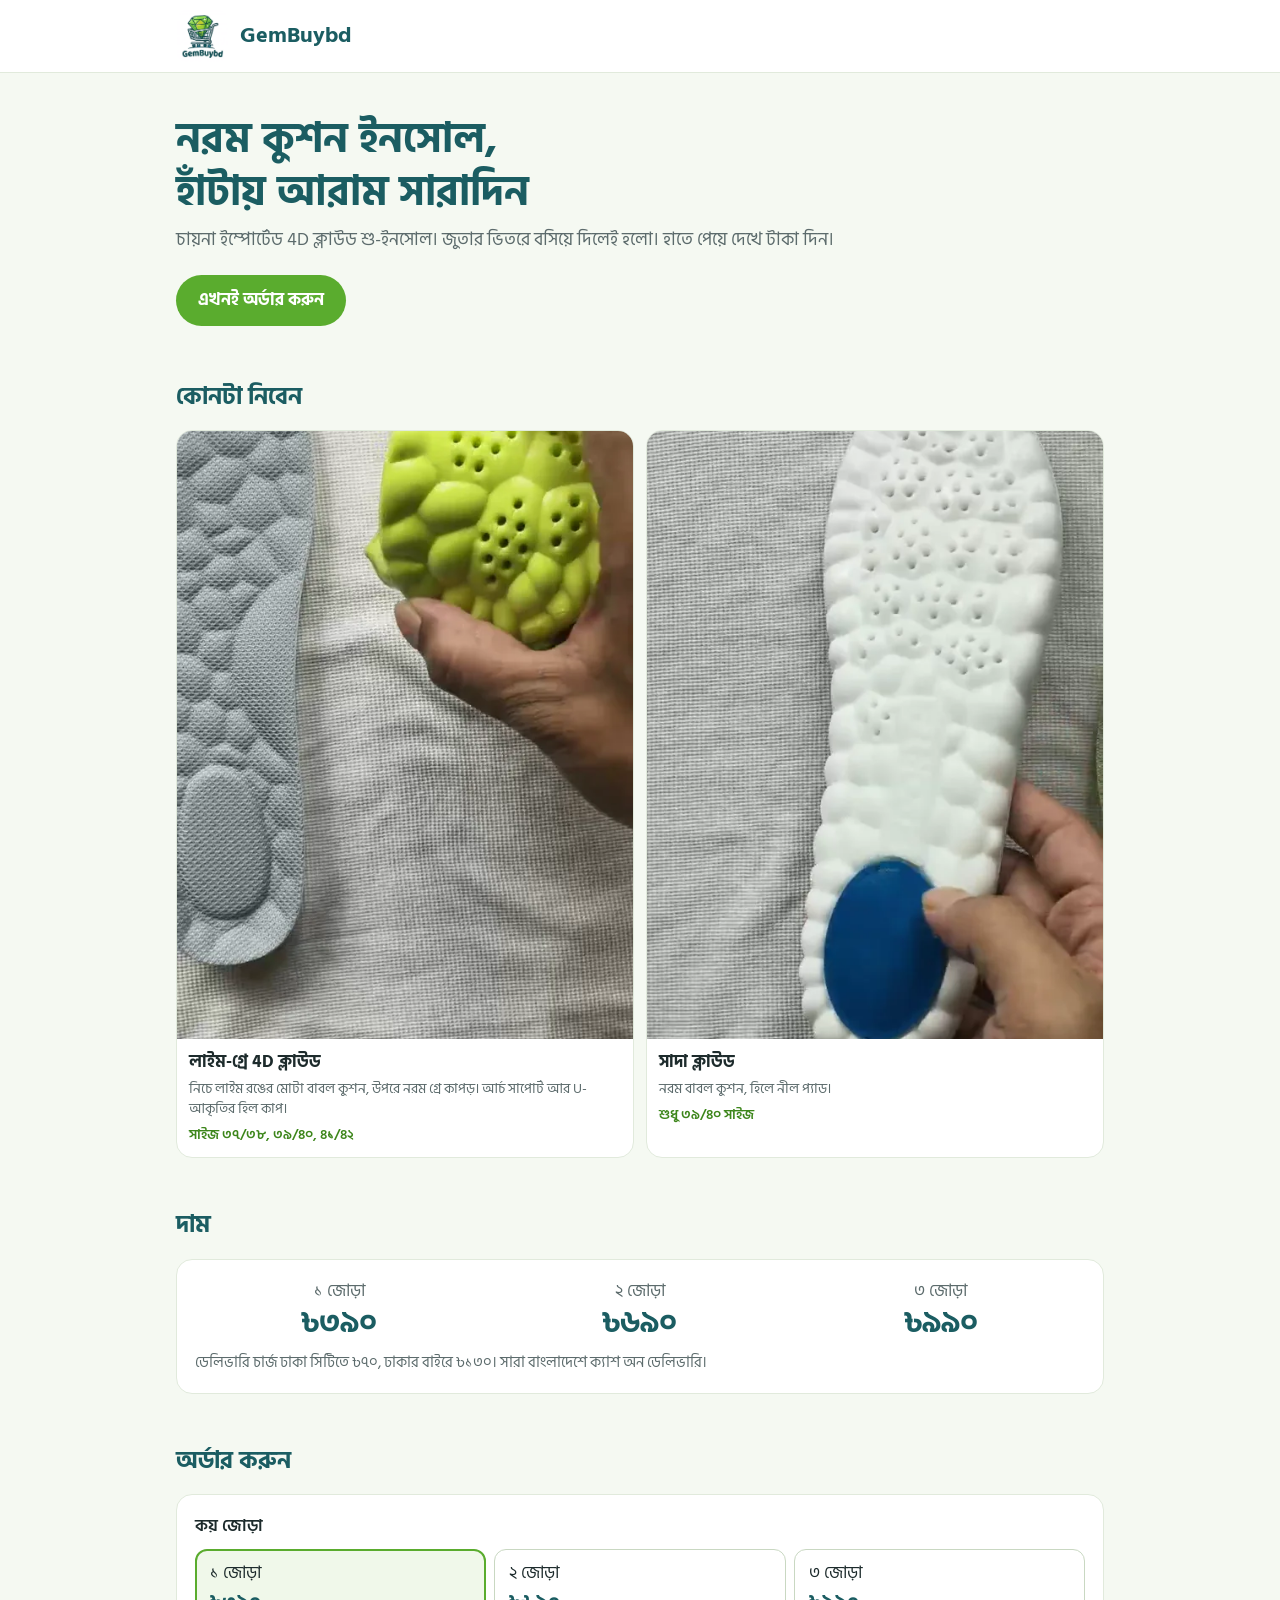
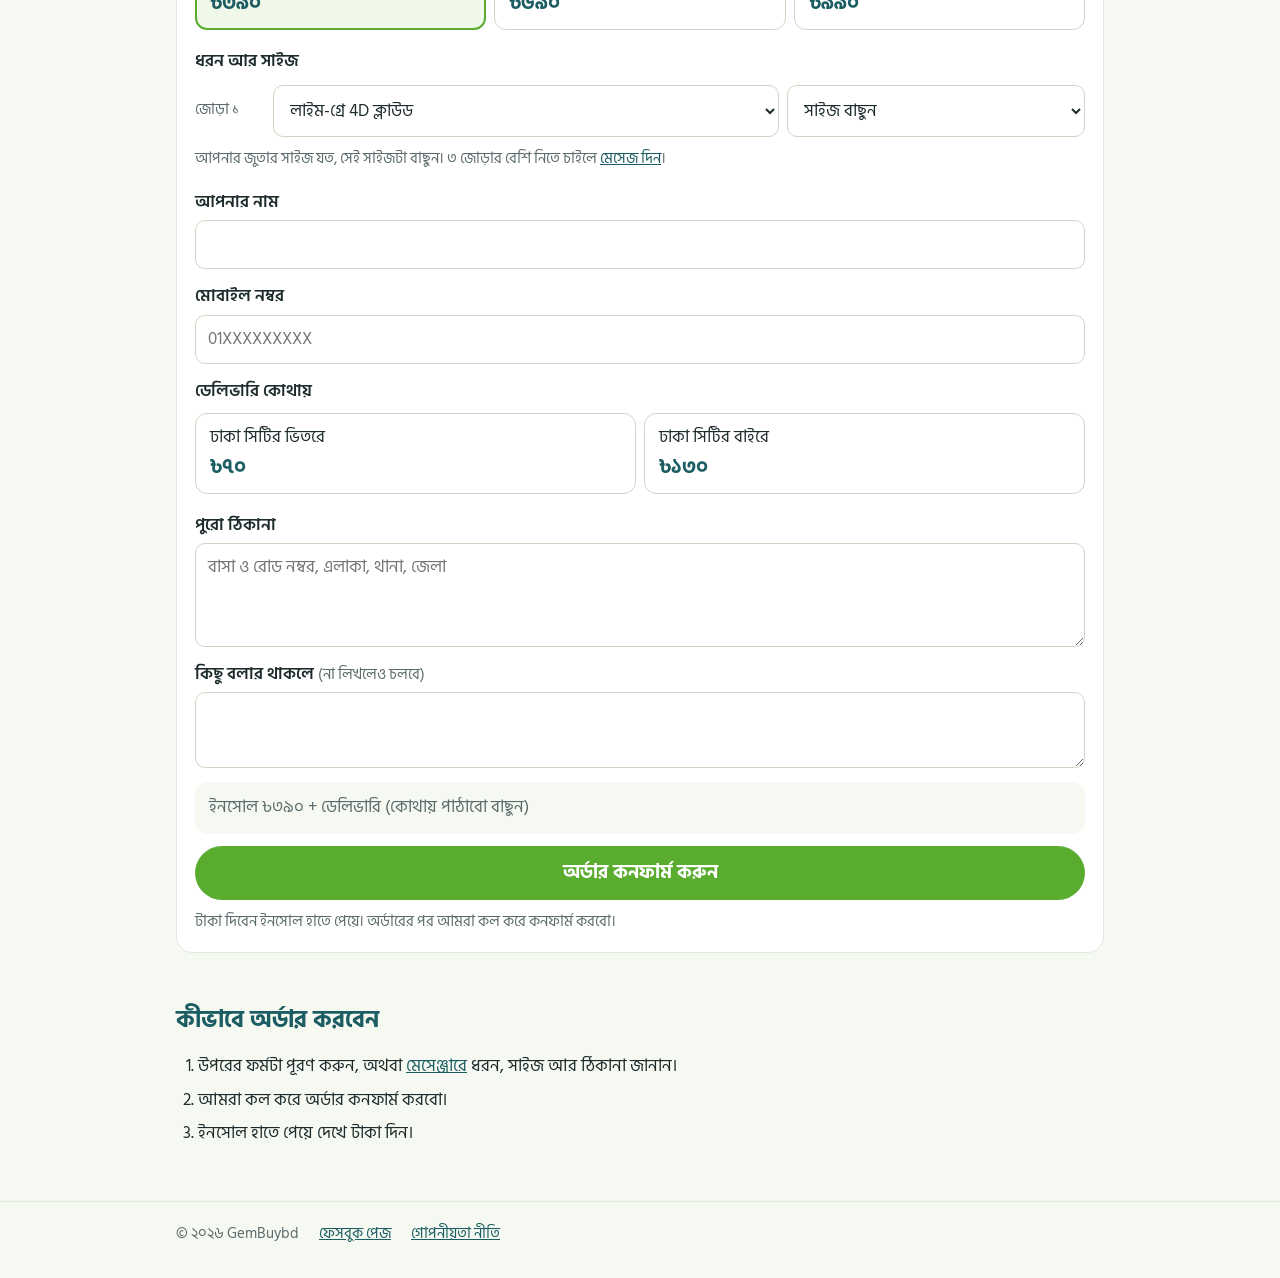
<file: index.html>
<!doctype html>
<html lang="bn">
<head>
  <meta charset="utf-8">
  <meta name="viewport" content="width=device-width, initial-scale=1">
  <title>GemBuybd · নরম কুশন ইনসোল</title>
  <meta name="description" content="নরম 4D কুশন শু-ইনসোল। সাইজ ৩৭ থেকে ৪২, সারা বাংলাদেশে ক্যাশ অন ডেলিভারি।">
  <meta property="og:title" content="GemBuybd · নরম কুশন ইনসোল">
  <meta property="og:description" content="সাইজ ৩৭/৩৮, ৩৯/৪০, ৪১/৪২ · সারা বাংলাদেশে ক্যাশ অন ডেলিভারি">
  <meta property="og:image" content="https://gembuybd.github.io/img/share.jpg">
  <link rel="icon" href="img/icon.png">
  <link rel="preconnect" href="https://fonts.googleapis.com">
  <link rel="preconnect" href="https://fonts.gstatic.com" crossorigin>
  <link href="https://fonts.googleapis.com/css2?family=Hind+Siliguri:wght@400;600;700&display=swap" rel="stylesheet">
  <link rel="stylesheet" href="style.css">
  <script src="order.js" defer></script>
</head>
<body>
  <header>
    <div class="wrap">
      <img src="img/logo.webp" alt="" width="52" height="52">
      <a href="./">GemBuybd</a>
    </div>
  </header>
  <!-- Shown and filled in by order.js while the launch offer runs. -->
  <div class="offer" id="offer" hidden>
    <div class="wrap"><strong id="offer-title"></strong> <span id="offer-left"></span></div>
  </div>

  <main class="wrap">
    <div class="hero">
      <h1>নরম কুশন ইনসোল,<br>হাঁটায় আরাম সারাদিন</h1>
      <p>চায়না ইম্পোর্টেড 4D ক্লাউড শু-ইনসোল। জুতার ভিতরে বসিয়ে দিলেই হলো। হাতে পেয়ে দেখে টাকা দিন।</p>
      <a class="button" href="#order">এখনই অর্ডার করুন</a>
    </div>

    <section>
      <h2>কোনটা নিবেন</h2>
      <div class="types">
        <div class="type">
          <img src="img/lime.webp" alt="লাইম রঙের 4D ক্লাউড ইনসোল, হাতে চাপ দেওয়া; উপরের দিকটা গ্রে" loading="lazy">
          <div>
            <h3>লাইম-গ্রে 4D ক্লাউড</h3>
            <p>নিচে লাইম রঙের মোটা বাবল কুশন, উপরে নরম গ্রে কাপড়। আর্চ সাপোর্ট আর U-আকৃতির হিল কাপ।</p>
            <p class="stock">সাইজ ৩৭/৩৮, ৩৯/৪০, ৪১/৪২</p>
          </div>
        </div>
        <div class="type">
          <img src="img/white.webp" alt="সাদা ক্লাউড ইনসোল, হিলে নীল কুশন" loading="lazy">
          <div>
            <h3>সাদা ক্লাউড</h3>
            <p>নরম বাবল কুশন, হিলে নীল প্যাড।</p>
            <p class="stock">শুধু ৩৯/৪০ সাইজ</p>
          </div>
        </div>
      </div>
    </section>

    <section>
      <h2>দাম</h2>
      <div class="card">
        <div class="prices">
          <div class="price"><span>১ জোড়া</span> <strong data-pack="1">৳৩৯০</strong></div>
          <div class="price"><span>২ জোড়া</span> <strong data-pack="2">৳৬৯০</strong></div>
          <div class="price"><span>৩ জোড়া</span> <strong data-pack="3">৳৯৯০</strong></div>
        </div>
        <p class="note offer-note" id="offer-note" hidden></p>
        <p class="note">ডেলিভারি চার্জ ঢাকা সিটিতে ৳৭০, ঢাকার বাইরে ৳১৩০। সারা বাংলাদেশে ক্যাশ অন ডেলিভারি।</p>
      </div>
    </section>

    <section id="order">
      <h2>অর্ডার করুন</h2>
      <noscript><p class="card">অর্ডার ফর্মটি চালাতে জাভাস্ক্রিপ্ট লাগে। <a href="https://m.me/1291848167355119">মেসেঞ্জারে অর্ডার করুন</a>।</p></noscript>
      <form class="card order" id="order-form" novalidate>
        <fieldset>
          <legend>কয় জোড়া</legend>
          <div class="packs">
            <label><input type="radio" name="pairs" value="1" checked><span>১ জোড়া <strong data-pack="1">৳৩৯০</strong></span></label>
            <label><input type="radio" name="pairs" value="2"><span>২ জোড়া <strong data-pack="2">৳৬৯০</strong></span></label>
            <label><input type="radio" name="pairs" value="3"><span>৩ জোড়া <strong data-pack="3">৳৯৯০</strong></span></label>
          </div>
        </fieldset>

        <fieldset>
          <legend>ধরন আর সাইজ</legend>
          <div id="pair-rows"></div>
          <p class="note">আপনার জুতার সাইজ যত, সেই সাইজটা বাছুন। ৩ জোড়ার বেশি নিতে চাইলে <a href="https://m.me/1291848167355119">মেসেজ দিন</a>।</p>
        </fieldset>

        <label class="field">আপনার নাম
          <input name="name" autocomplete="name" required>
        </label>
        <label class="field">মোবাইল নম্বর
          <input name="phone" type="tel" inputmode="numeric" autocomplete="tel" placeholder="01XXXXXXXXX" required>
        </label>

        <fieldset>
          <legend>ডেলিভারি কোথায়</legend>
          <div class="packs">
            <label><input type="radio" name="area" value="dhaka"><span>ঢাকা সিটির ভিতরে <strong>৳৭০</strong></span></label>
            <label><input type="radio" name="area" value="outside"><span>ঢাকা সিটির বাইরে <strong>৳১৩০</strong></span></label>
          </div>
        </fieldset>

        <label class="field">পুরো ঠিকানা
          <textarea name="address" rows="3" autocomplete="street-address" placeholder="বাসা ও রোড নম্বর, এলাকা, থানা, জেলা" required></textarea>
        </label>
        <label class="field">কিছু বলার থাকলে <span class="optional">(না লিখলেও চলবে)</span>
          <textarea name="note" rows="2"></textarea>
        </label>
        <label class="trap" aria-hidden="true">Website <input name="website" tabindex="-1" autocomplete="off"></label>

        <div class="total" id="order-total" aria-live="polite"></div>
        <p class="error" id="order-error" role="alert" hidden></p>
        <button class="button" type="submit">অর্ডার কনফার্ম করুন</button>
        <p class="note">টাকা দিবেন ইনসোল হাতে পেয়ে। অর্ডারের পর আমরা কল করে কনফার্ম করবো।</p>
      </form>

      <div class="card done" id="order-done" tabindex="-1" hidden>
        <h3>ধন্যবাদ! অর্ডার পেয়েছি।</h3>
        <p class="order-no">অর্ডার নম্বর <strong id="done-id"></strong></p>
        <p id="done-summary"></p>
        <p>কোনো প্রশ্ন থাকলে <a href="https://m.me/1291848167355119">মেসেজ দিন</a>।</p>
      </div>

      <div class="card pending" id="order-pending" tabindex="-1" hidden>
        <h3>আপনার অর্ডারটি আমাদের কাছে পৌঁছেছে কিনা নিশ্চিত হতে পারিনি</h3>
        <p>সম্ভবত ইন্টারনেটের সমস্যা। আবার পাঠান, একই অর্ডার দুইবার যাবে না। না গেলে নিচের লেখাটা কপি করে মেসেঞ্জারে পাঠিয়ে দিন।</p>
        <textarea id="pending-text" rows="9" readonly aria-label="আপনার অর্ডার"></textarea>
        <div class="actions">
          <button class="button" type="button" id="pending-send">আবার পাঠান</button>
          <button class="button ghost" type="button" id="pending-copy">কপি করুন</button>
          <a class="button ghost" href="https://m.me/1291848167355119">মেসেঞ্জার খুলুন</a>
        </div>
        <p class="status" id="pending-status" role="status"></p>
        <button class="linkish" type="button" id="pending-drop">এটা বাদ দিয়ে নতুন অর্ডার করুন</button>
      </div>
    </section>

    <section>
      <h2>কীভাবে অর্ডার করবেন</h2>
      <ol class="steps">
        <li>উপরের ফর্মটা পূরণ করুন, অথবা <a href="https://m.me/1291848167355119">মেসেঞ্জারে</a> ধরন, সাইজ আর ঠিকানা জানান।</li>
        <li>আমরা কল করে অর্ডার কনফার্ম করবো।</li>
        <li>ইনসোল হাতে পেয়ে দেখে টাকা দিন।</li>
      </ol>
    </section>
  </main>

  <footer>
    <div class="wrap">
      <span>© ২০২৬ GemBuybd</span>
      <a href="https://www.facebook.com/1291848167355119">ফেসবুক পেজ</a>
      <a href="privacy.html">গোপনীয়তা নীতি</a>
    </div>
  </footer>
</body>
</html>
</file>
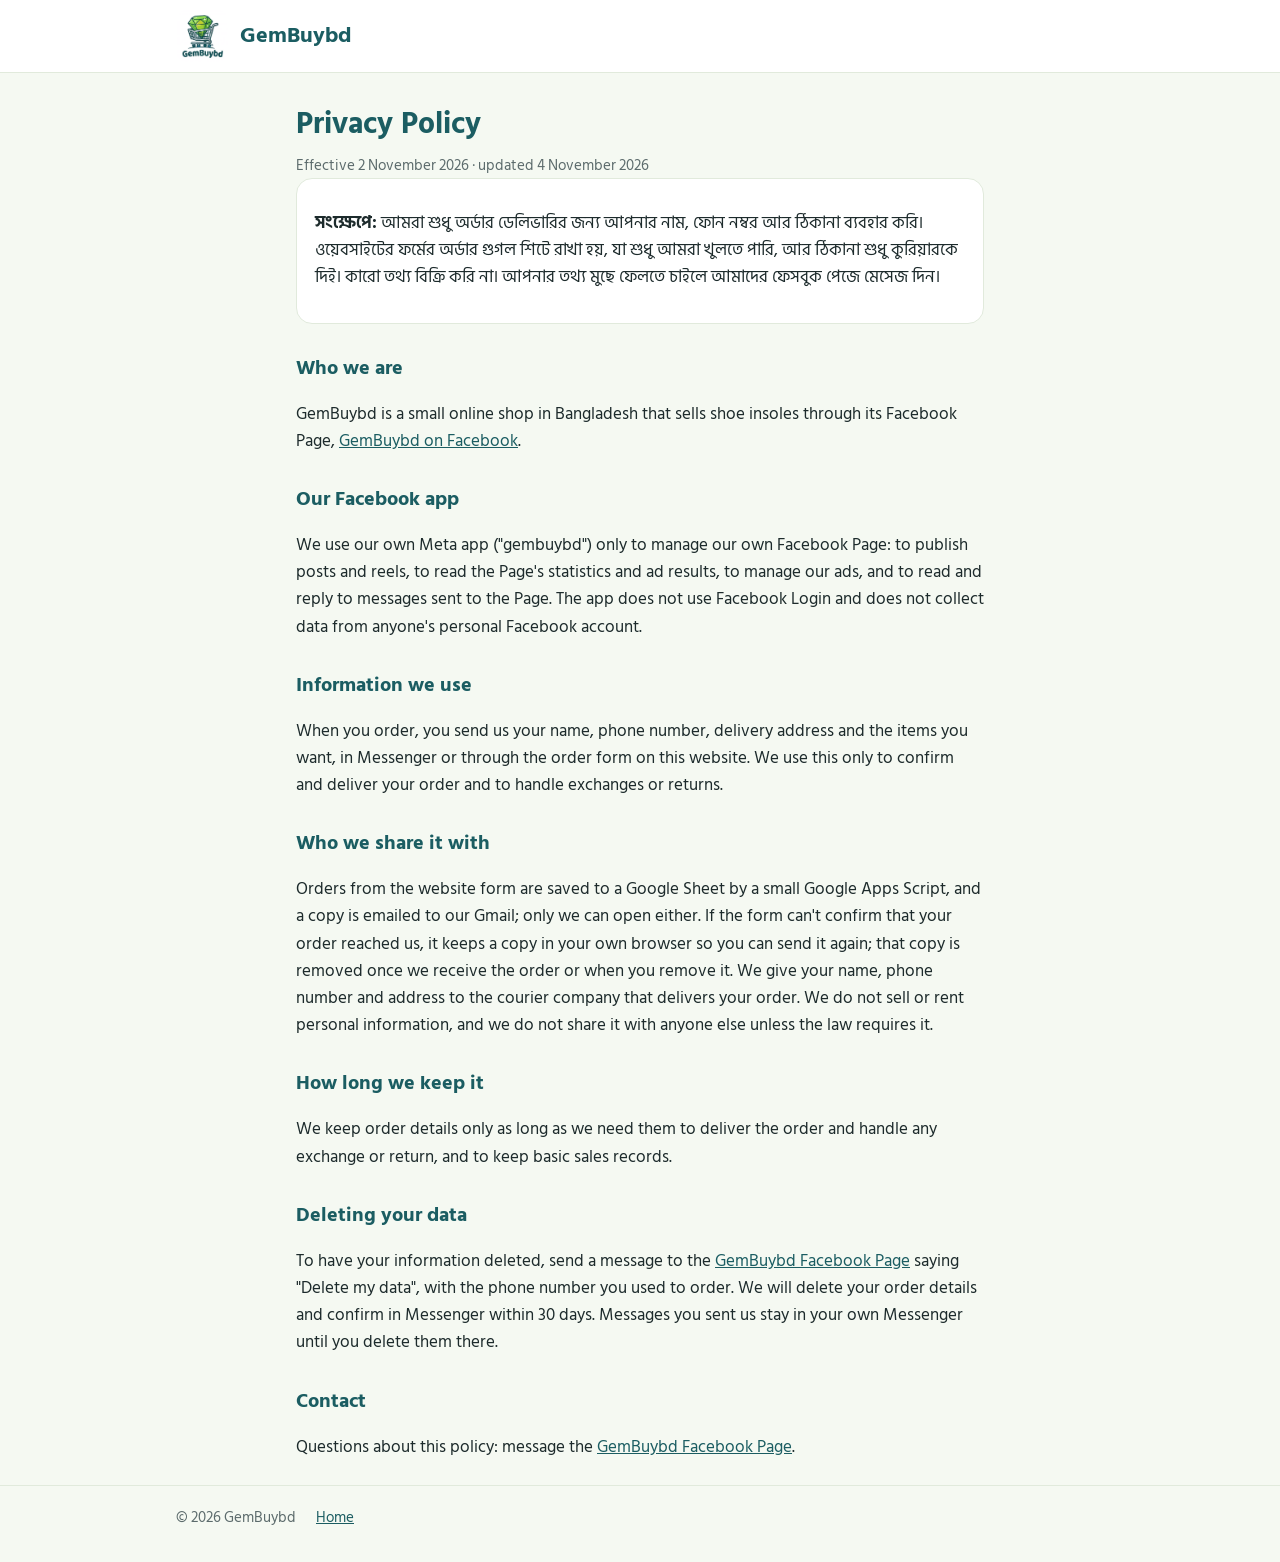
<file: privacy.html>
<!doctype html>
<html lang="en">
<head>
  <meta charset="utf-8">
  <meta name="viewport" content="width=device-width, initial-scale=1">
  <title>Privacy Policy · GemBuybd</title>
  <meta name="description" content="How GemBuybd handles information from its Facebook Page and customer orders, and how to ask for your data to be deleted.">
  <link rel="icon" href="img/icon.png">
  <link rel="preconnect" href="https://fonts.googleapis.com">
  <link rel="preconnect" href="https://fonts.gstatic.com" crossorigin>
  <link href="https://fonts.googleapis.com/css2?family=Hind+Siliguri:wght@400;600;700&display=swap" rel="stylesheet">
  <link rel="stylesheet" href="style.css">
</head>
<body>
  <header>
    <div class="wrap">
      <img src="img/logo.webp" alt="" width="52" height="52">
      <a href="./">GemBuybd</a>
    </div>
  </header>

  <main class="wrap policy">
    <h1>Privacy Policy</h1>
    <p class="note">Effective 2 November 2026 · updated 4 November 2026</p>

    <div class="summary" lang="bn">
      <p><strong>সংক্ষেপে:</strong> আমরা শুধু অর্ডার ডেলিভারির জন্য আপনার নাম, ফোন নম্বর আর ঠিকানা ব্যবহার করি। ওয়েবসাইটের ফর্মের অর্ডার গুগল শিটে রাখা হয়, যা শুধু আমরা খুলতে পারি, আর ঠিকানা শুধু কুরিয়ারকে দিই। কারো তথ্য বিক্রি করি না। আপনার তথ্য মুছে ফেলতে চাইলে আমাদের ফেসবুক পেজে মেসেজ দিন।</p>
    </div>

    <h2>Who we are</h2>
    <p>GemBuybd is a small online shop in Bangladesh that sells shoe insoles through its Facebook Page,
      <a href="https://www.facebook.com/1291848167355119">GemBuybd on Facebook</a>.</p>

    <h2>Our Facebook app</h2>
    <p>We use our own Meta app ("gembuybd") only to manage our own Facebook Page: to publish posts and reels,
      to read the Page's statistics and ad results, to manage our ads, and to read and reply to messages sent to the Page.
      The app does not use Facebook Login and does not collect data from anyone's personal Facebook account.</p>

    <h2>Information we use</h2>
    <p>When you order, you send us your name, phone number, delivery address and the items you want, in Messenger or
      through the order form on this website. We use this only to confirm and deliver your order and to handle exchanges
      or returns.</p>

    <h2>Who we share it with</h2>
    <p>Orders from the website form are saved to a Google Sheet by a small Google Apps Script, and a copy is emailed to
      our Gmail; only we can open either. If the form can't confirm that your order reached us, it keeps a copy in your
      own browser so you can send it again; that copy is removed once we receive the order or when you remove it.
      We give your name, phone number and address to the courier company that delivers your order. We do not sell
      or rent personal information, and we do not share it with anyone else unless the law requires it.</p>

    <h2>How long we keep it</h2>
    <p>We keep order details only as long as we need them to deliver the order and handle any exchange or return,
      and to keep basic sales records.</p>

    <h2 id="data-deletion">Deleting your data</h2>
    <p>To have your information deleted, send a message to the
      <a href="https://m.me/1291848167355119">GemBuybd Facebook Page</a> saying "Delete my data", with the phone number you
      used to order. We will delete your order details and confirm in Messenger within 30 days. Messages you sent us stay in
      your own Messenger until you delete them there.</p>

    <h2>Contact</h2>
    <p>Questions about this policy: message the <a href="https://m.me/1291848167355119">GemBuybd Facebook Page</a>.</p>
  </main>

  <footer>
    <div class="wrap">
      <span>© 2026 GemBuybd</span>
      <a href="./">Home</a>
    </div>
  </footer>
</body>
</html>
</file>
<file: style.css>
:root {
  color-scheme: light;
  --green: #5aac2e;
  --green-dark: #3d861b;
  --teal: #1b5d62;
  --ink: #1d2b2c;
  --muted: #5c6b6c;
  --bg: #f5f9f2;
  --card: #ffffff;
  --line: #e1eadc;
  --radius: 16px;
}

* { box-sizing: border-box; }

body {
  margin: 0;
  background: var(--bg);
  color: var(--ink);
  font: 17px/1.6 "Hind Siliguri", "Noto Sans Bengali", system-ui, sans-serif;
}

a { color: var(--teal); }
img { display: block; max-width: 100%; }

.wrap { max-width: 960px; margin: 0 auto; padding: 0 16px; }

header { background: var(--card); border-bottom: 1px solid var(--line); }
header .wrap { display: flex; align-items: center; gap: 12px; padding-block: 10px; }
header img { width: 52px; height: 52px; border-radius: 12px; }
header a { font-weight: 700; font-size: 22px; color: var(--teal); text-decoration: none; }

/* The launch offer bar stays on screen while scrolling, so the countdown is always in view. */
.offer { position: sticky; top: 0; z-index: 10; background: #b3261e; color: #fff; }
.offer .wrap { display: flex; flex-wrap: wrap; justify-content: center; gap: 0 12px; padding-block: 8px; text-align: center; font-size: 15px; line-height: 1.45; }
.offer strong { color: #ffe066; font-size: 16px; }
[data-pack] s { margin-right: 4px; color: #c0362c; font-size: 0.62em; font-weight: 600; }
.offer-note { color: #a3261d; font-weight: 600; }

.hero { padding: 40px 0 28px; }
.hero h1 { margin: 0 0 8px; font-size: clamp(28px, 6vw, 42px); line-height: 1.25; color: var(--teal); }
.hero p { margin: 0 0 20px; color: var(--muted); font-size: 18px; }

.button {
  display: inline-block;
  padding: 12px 22px;
  border-radius: 999px;
  background: var(--green);
  color: #fff;
  font-weight: 700;
  text-decoration: none;
}
.button:hover { background: var(--green-dark); }

section { padding: 24px 0; }
h2 { margin: 0 0 14px; font-size: 24px; color: var(--teal); }

.types { display: grid; grid-template-columns: repeat(2, 1fr); gap: 12px; }
.type { background: var(--card); border: 1px solid var(--line); border-radius: var(--radius); overflow: hidden; }
.type img { width: 100%; aspect-ratio: 3 / 4; object-fit: cover; }
.type div { padding: 10px 12px 12px; }
.type h3 { margin: 0; font-size: 17px; }
.type p { margin: 2px 0 0; font-size: 14px; color: var(--muted); line-height: 1.45; }
.type p.stock { margin-top: 6px; font-weight: 600; color: var(--green-dark); }

.card { background: var(--card); border: 1px solid var(--line); border-radius: var(--radius); padding: 18px; }
.prices { display: grid; grid-template-columns: repeat(3, 1fr); gap: 12px; }
.price { text-align: center; }
.price strong { display: block; font-size: 30px; color: var(--teal); line-height: 1.2; }
.price span { color: var(--muted); }
.note { margin: 10px 0 0; color: var(--muted); font-size: 15px; }

.sizes { display: flex; flex-wrap: wrap; gap: 8px; margin: 0 0 8px; padding: 0; list-style: none; }
.sizes li { padding: 6px 16px; border-radius: 999px; background: var(--card); border: 1px solid var(--line); font-weight: 600; }

ol.steps { margin: 0; padding-left: 22px; }
ol.steps li { margin-bottom: 6px; }

.order fieldset { margin: 0 0 18px; padding: 0; border: 0; min-width: 0; }
.order legend, .field { font-weight: 600; }
.order legend { margin-bottom: 8px; padding: 0; }
.field { display: block; margin-bottom: 14px; }
.optional { font-weight: 400; color: var(--muted); font-size: 15px; }

.order input:not([type=radio]), .order select, .order textarea {
  display: block;
  width: 100%;
  min-height: 46px;
  margin-top: 4px;
  padding: 10px 12px;
  border: 1px solid #c9d8c2;
  border-radius: 10px;
  background: #fff;
  color: var(--ink);
  font: inherit;
  font-weight: 400;
}
.order textarea { resize: vertical; }
.order input:focus, .order select:focus, .order textarea:focus { outline: 2px solid var(--green); outline-offset: 1px; }
.order [aria-invalid="true"], .order [aria-invalid="true"] + span { border-color: #c0362c; background: #fff6f5; }

/* Radio buttons drawn as choice cards; the real input stays for keyboards and screen readers. */
.packs { display: grid; grid-template-columns: repeat(auto-fit, minmax(96px, 1fr)); gap: 8px; }
.packs label { position: relative; }
.packs input { position: absolute; opacity: 0; inset: 0; margin: 0; }
.packs span {
  display: block;
  padding: 10px 14px;
  border: 1px solid #c9d8c2;
  border-radius: 12px;
  background: #fff;
  cursor: pointer;
}
.packs strong { display: block; color: var(--teal); font-size: 20px; }
.packs input:checked + span { border: 2px solid var(--green); padding: 9px 13px; background: #f0f8ea; }
.packs input:focus-visible + span { outline: 2px solid var(--teal); outline-offset: 2px; }

.pair { display: grid; grid-template-columns: minmax(0, 1.7fr) minmax(0, 1fr); gap: 0 8px; margin-bottom: 10px; }
.pair span { grid-column: 1 / -1; color: var(--muted); font-size: 15px; }
.pair select { margin-top: 2px; }

.trap { position: absolute; left: -9999px; }

.total { margin: 4px 0 12px; padding: 12px 14px; border-radius: 12px; background: var(--bg); color: var(--muted); }
.total strong { display: block; color: var(--teal); font-size: 24px; line-height: 1.3; }
.error { margin: 0 0 12px; padding: 10px 14px; border-radius: 12px; background: #fff1f0; color: #a3261d; }
button.button { border: 0; font: inherit; font-weight: 700; cursor: pointer; }
.button:disabled { opacity: 0.6; cursor: wait; }
.button.ghost { padding: 11px 12px; border: 1px solid #c9d8c2; background: #fff; color: var(--teal); text-align: center; }
.button.ghost:hover { background: var(--bg); }
.order .button { width: 100%; font-size: 19px; }

.done h3, .pending h3 { margin: 0 0 6px; color: var(--teal); font-size: 22px; line-height: 1.35; }
.done:focus, .pending:focus { outline: none; }
.order-no strong { font-size: 22px; letter-spacing: 1px; color: var(--teal); }

.pending h3 { color: #a3261d; font-size: 20px; }
.pending textarea {
  display: block;
  width: 100%;
  margin: 12px 0;
  padding: 10px 12px;
  border: 1px solid #c9d8c2;
  border-radius: 10px;
  background: var(--bg);
  color: var(--ink);
  font: inherit;
  font-size: 15px;
  resize: vertical;
}
.actions { display: grid; grid-template-columns: 1fr 1fr; gap: 8px; }
.actions .button:first-child { grid-column: 1 / -1; font-size: 19px; }
.status { min-height: 1.6em; margin: 8px 0 0; color: var(--green-dark); font-weight: 600; }
.status:empty { display: none; }
.linkish { margin-top: 10px; padding: 0; border: 0; background: none; color: var(--teal); font: inherit; font-size: 15px; text-decoration: underline; cursor: pointer; }

footer { margin-top: 24px; padding: 20px 0 32px; border-top: 1px solid var(--line); color: var(--muted); font-size: 15px; }
footer .wrap { display: flex; flex-wrap: wrap; gap: 8px 20px; }

.policy { max-width: 720px; }
.policy h1 { color: var(--teal); font-size: 30px; line-height: 1.3; margin: 32px 0 4px; }
.policy h2 { font-size: 20px; margin-top: 28px; }
.policy .summary { background: var(--card); border: 1px solid var(--line); border-radius: var(--radius); padding: 14px 18px; }

@media (min-width: 561px) {
  .pair { grid-template-columns: 70px minmax(0, 1.7fr) minmax(0, 1fr); align-items: center; }
  .pair span { grid-column: auto; }
}

@media (max-width: 560px) {
  .prices { grid-template-columns: 1fr; }
  .price { display: flex; justify-content: space-between; align-items: baseline; text-align: left; }
  .price strong { display: inline; font-size: 26px; }
}
</file>
